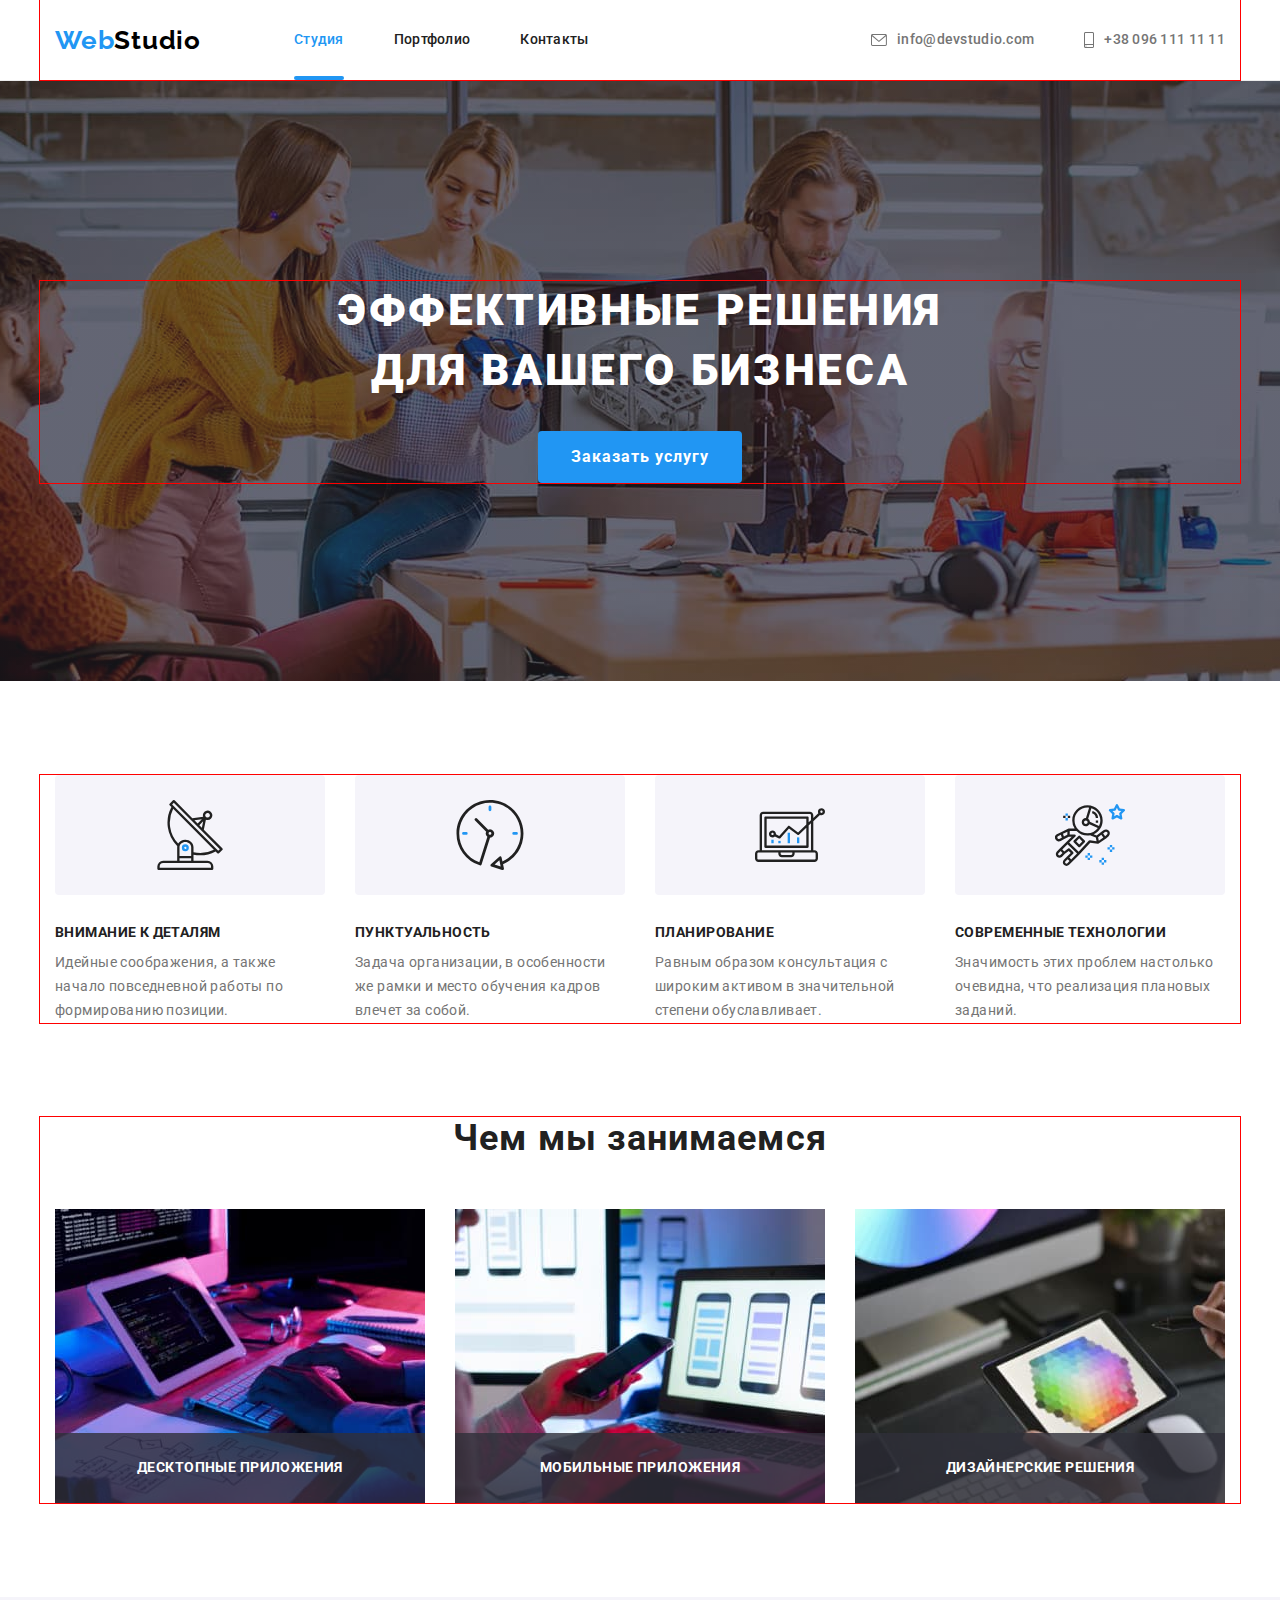
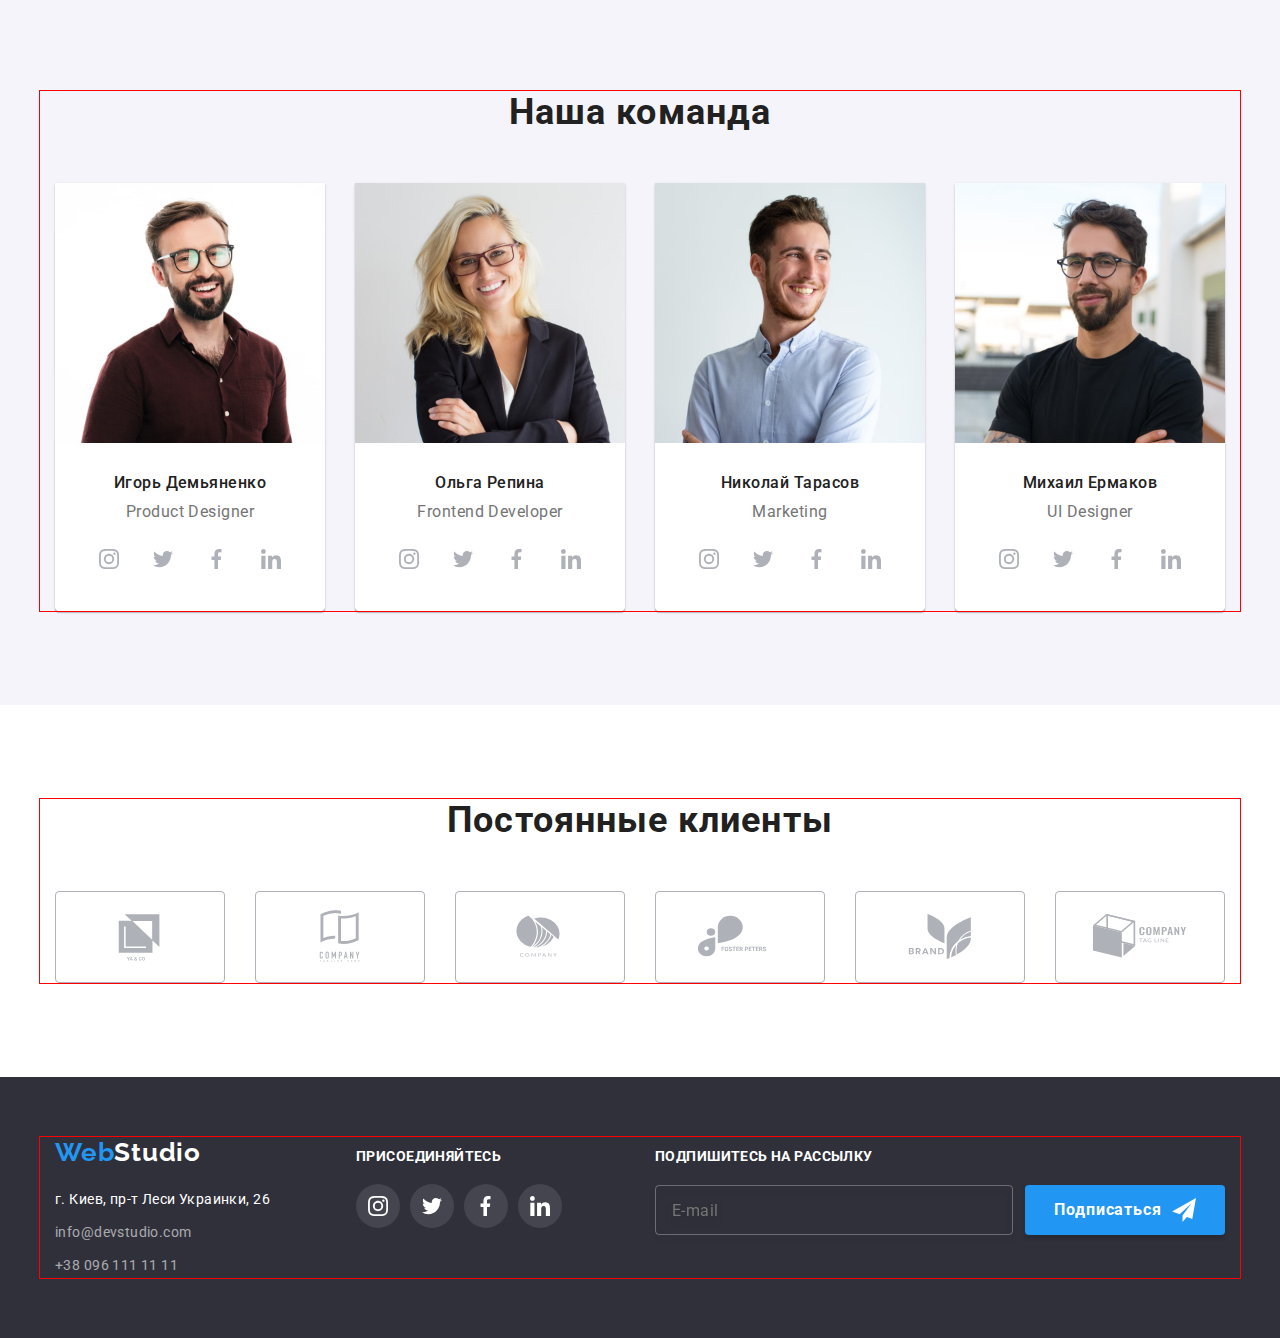
<file: index.html>
<!DOCTYPE html>
<html lang="ru">
<head>
    <meta charset="UTF-8">
    <meta http-equiv="X-UA-Compatible" content="IE=edge">
    <meta name="viewport" content="width=device-width, initial-scale=1.0">
    <title>Студия</title>
    
    <link rel="preconnect" href="https://fonts.googleapis.com">
    <link rel="preconnect" href="https://fonts.gstatic.com" crossorigin>
    <link href="https://fonts.googleapis.com/css2?family=Raleway:wght@700&family=Roboto:wght@400;500;700;900&display=swap" 
    rel="stylesheet"/>

    <link rel="stylesheet" href="https://cdnjs.cloudflare.com/ajax/libs/modern-normalize/1.1.0/modern-normalize.min.css">

    <link rel="stylesheet" href="./css/main.min.css">
</head>

<body>

    <header class="header">

        <div class="header-container container">

            <nav class="header-navigation">

                <a class="logo" href="/" lang="en"> Web<span class="logo--black">Studio</span></a>

                <ul  class="header-navigation__list list">
                    
                    <li class="header-navigation__item"> 
                        <a href="/" class="header-navigation__link header-navigation__link--current"> Студия </a>
                    </li>

                    <li class="header-navigation__item"> 
                        <a href="portfolio.html" class="header-navigation__link"> Портфолио </a>
                    </li>

                    <li class="header-navigation__item"> 
                        <a href="/" class="header-navigation__link"> Контакты </a>
                    </li>
                </ul>
            </nav>

                <ul class="header-contacts list">
                    <li class="header-contacts__item"> 
                        <a class="header-contacts__link" href="mailto:info@devstudio.com"> 
                        <svg class="header-contacts__icon" width="16" height="12">
                            <use href="./images/svg/symbol-defs.svg#icon-envelope"></use>
                        </svg>
                        info@devstudio.com 
                        </a>
                    </li>

                    <li class="header-contacts__item">
                        <a class="header-contacts__link" href="tel:+380961111111">
                        <svg class="header-contacts__icon" width="10" height="16">
                            <use href="./images/svg/symbol-defs.svg#icon-smartphone"></use>
                        </svg>
                         +38 096 111 11 11 
                        </a>
                    </li>
                </ul>
        </div>

    </header>
   

    <main>

    <!--Заголовок-->
        <section class="hero">

            <div class="hero__container container">
                <h1 class="hero__name">Эффективные решения для вашего бизнеса</h1>
                
                <button type="button" class="button-title" data-modal-open>Заказать услугу </button>
                
                <div class="backdrop is-hidden" data-modal>
                    <div class="modal-wrapper">
                        <button class="modal-btn" data-modal-close>

                        <svg
                        xmlns="http://www.w3.org/2000/svg"
                        viewBox="0 0 320 512"
                        width="18"
                        height="18">
                        <path
                          d="M310.6 361.4c12.5 12.5 12.5 32.75 0 45.25C304.4 412.9 296.2 416 288 416s-16.38-3.125-22.62-9.375L160 301.3L54.63 406.6C48.38 412.9 40.19 416 32 416S15.63 412.9 9.375 406.6c-12.5-12.5-12.5-32.75 0-45.25l105.4-105.4L9.375 150.6c-12.5-12.5-12.5-32.75 0-45.25s32.75-12.5 45.25 0L160 210.8l105.4-105.4c12.5-12.5 32.75-12.5 45.25 0s12.5 32.75 0 45.25l-105.4 105.4L310.6 361.4z"
                        />
                         </svg>
                        </button>

                        <strong class="modal-title">Оставьте свои данные, мы вам перезвоним</strong>
                        
                        <form class="modal-form" autocomplete="off">

                            <label class="form-modal-group">
                                <span class="form-modal-label">Имя</span>
                                <span class="form-modal-conteiner">
                                    <input class="form-modal-icon" type="text" name="name">

                                    <svg class="form-img" width="18" height="18">
                                        <use href="./images/svg/symbol-defs.svg#person-black"></use>
                                    </svg>
                                </span>
                            </label>

                            <label class="form-modal-group">
                                <span class="form-modal-label">Телефон</span>
                                <span class="form-modal-conteiner">
                                    <input class="form-modal-icon" type="tel" name="phone" >
                                    <svg class="form-img" width="18" height="18">
                                        <use href="./images/svg/symbol-defs.svg#phone-black"></use>
                                    </svg>
                                </span>
                            </label>

                            <label class="form-modal-group">
                                <span class="form-modal-label">Почта</span>
                                <span class="form-modal-conteiner">
                                    <input class="form-modal-icon" type="email" name="email" >
                                    <svg class="form-img" width="18" height="18">
                                        <use href="./images/svg/symbol-defs.svg#email-black"></use>
                                    </svg>
                                </span>

                            </label>

                            <label class="form-modal-group comments">
                                <span class="form-modal-label">Комментарий</span>
                                <textarea 
                                    class="form-comments" 
                                    name="comments" 
                                    placeholder="Введите текст"
                                    ></textarea>
                            </label>
                              

                            <label class="form-checkbox">
                                <span class="checkbox-conteiner">
                                    <input class="input-checkbox visually-hidden" name="checkbox" type="checkbox">
                                    <svg class="checkbox-img-one" width="16" height="15">
                                        <use href="./images/svg/symbol-defs.svg#icon-check"></use>
                                    </svg>

                                    <span class="checkbox-img-two"></span>
                                    
                                </span>

                                <span class="checkbox-text">
                                    Соглашаюсь с рассылкой и принимаю
                                    <a class="checkbox-text-link" href="" target="_blank" rel="noopener noreferre">Условия договора</a>

                                </span> 
                            </label>


                            <button class="ok-btn" type="submit">Отправить</button>

                        </form>

                    </div>
                   
                </div>
            </div>

        </section>

        
        <!--Особливості-->

        <section class="features section">
           <div class="container">

                <h2 class="features__title visually-hidden">Особенности</h2>

                <ul class="features__list list">
                    <li class="features__item">
                        <div class="features__icon">
                            <svg class="features__img" width="70" height="70">
                            <use href="./images/svg/symbol-defs.svg#icon-antenna"></use>
                            </svg>
                        </div>
                        
                        <h3 class="features__name">Внимание к деталям</h3>
                        <p class="features__text">Идейные соображения, а также начало повседневной работы по формированию позиции.</p>
                    </li>

                    <li class="features__item">
                        <div class="features__icon">
                            <svg class="features__img" width="70" height="70">
                            <use href="./images/svg/symbol-defs.svg#icon-clock"></use>
                            </svg>
                        </div>
                        <h3 class="features__name">Пунктуальность</h3>
                        <p class="features__text">Задача организации, в особенности же рамки и место обучения кадров влечет за собой.</p>
                    </li>

                    <li class="features__item">
                        <div class="features__icon">
                            <svg class="features__img" width="70" height="70">
                            <use href="./images/svg/symbol-defs.svg#icon-Vector"></use>
                            </svg>
                        </div>
                        <h3 class="features__name">Планирование</h3>
                        <p class="features__text">Равным образом консультация с широким активом в значительной степени обуславливает.</p>
                    </li>

                    <li class="features__item">
                        <div class="features__icon">
                            <svg class="features__img" width="70" height="70">
                            <use href="./images/svg/symbol-defs.svg#icon-astronaut"></use>
                            </svg>
                        </div>
                        <h3 class="features__name">Современные технологии</h3>
                        <p class="features__text">Значимость этих проблем настолько очевидна, что реализация плановых заданий.</p>
                    </li>
                </ul>
            </div>

        </section>

    <!-- Чим ми займаємось -->

        <section class="work section no-padding">
            <div class="container">
                <h2 class="work__name">Чем мы занимаемся</h2>

                <ul class="work__list list">
                    <li class="work__item"> 
                            <img class="work__images" src="./images/one.jpg" alt="работа с ноутбуком" width="370">
                            <p class="work__text">Десктопные приложения</p>
                    </li>

                    <li class="work__item">
                            <img class="work__images" src="./images/two.jpg" alt="работа с телефоном" width="370">
                            <p class="work__text">Мобильные приложения</p>
                        </li>

                    <li class="work__item"> 
                            <img class="work__images" src="./images/thri.jpg" alt="работа с планшетом" width="370">
                            <p class="work__text">Дизайнерские решения</p>
                    </li>
                </ul>
            </div>
        </section>

    

        <!-- НАША КОМАНДА -->

        <section class="team section ">
            <div class="container">
                <h2 class="team__title">Наша команда</h2>

                <ul class="team__list list">
                    <li class="team__item"> 
                        <img class="team__images" src="./images/igor.jpg" alt="Игорь Демьяненко" width="270">
                        <div class="team--side">
                            <h3 class="team__name">Игорь Демьяненко</h3>
                            <p class="team__text" lang="en">Product Designer</p>

                            <ul class="socials list">
                                <li class="socials__item">
                                    <a class="socials__link" href="#" target="_blank" rel="noopener noreferrer" aria-label="иконка instagram ">
                                        <svg class="socials__icon" width="20" height="20">
                                            <use href="./images/svg/symbol-defs.svg#icon-instagram"></use>
                                        </svg>
                                    </a>
                                </li>
                                <li class="socials__item">
                                    <a class="socials__link" href="#" target="_blank" rel="noopener noreferrer" aria-label="иконка twitter">
                                        <svg class="socials__icon" width="20" height="20">
                                            <use href="./images/svg/symbol-defs.svg#icon-twitter"></use>
                                        </svg>
                                    </a>
                                </li>
                                <li class="socials__item">
                                    <a class="socials__link" href="#" target="_blank" rel="noopener noreferrer" aria-label="иконка fecebook">
                                        <svg class="socials__icon" width="20" height="20">
                                            <use href="./images/svg/symbol-defs.svg#icon-fecebook"></use>
                                        </svg>
                                    </a>
                                </li>
                                <li class="socials__item">
                                    <a class="socials__link" href="#" target="_blank" rel="noopener noreferrer" aria-label="иконка linkedin">
                                        <svg class="socials__icon" width="20" height="20">
                                            <use href="./images/svg/symbol-defs.svg#icon-linkedin"></use>
                                        </svg>
                                    </a>
                                </li>
                            </ul>
                        </div>
                       
                    </li>

                    <li class="team__item"> 
                        <img class="team__images" src="./images/olga.jpg" alt="Ольга Репина" width="270">
                        <div class="team--side">
                            <h3 class="team__name">Ольга Репина</h3>
                            <p class="team__text" lang="en">Frontend Developer</p>

                            <ul class="socials list">
                                <li class="socials__item">
                                    <a class="socials__link" href="#" target="_blank" rel="noopener noreferrer" aria-label="иконка instagram ">
                                        <svg class="socials__icon" width="20" height="20">
                                            <use href="./images/svg/symbol-defs.svg#icon-instagram"></use>
                                        </svg>
                                    </a>
                                </li>
                                <li class="socials__item">
                                    <a class="socials__link" href="#" target="_blank" rel="noopener noreferrer" aria-label="иконка twitter">
                                        <svg class="socials__icon" width="20" height="20">
                                            <use href="./images/svg/symbol-defs.svg#icon-twitter"></use>
                                        </svg>
                                    </a>
                                </li>
                                <li class="socials__item">
                                    <a class="socials__link" href="#" target="_blank" rel="noopener noreferrer" aria-label="иконка fecebook">
                                        <svg class="socials__icon" width="20" height="20">
                                            <use href="./images/svg/symbol-defs.svg#icon-fecebook"></use>
                                        </svg>
                                    </a>
                                </li>
                                <li class="socials__item">
                                    <a class="socials__link" href="#" target="_blank" rel="noopener noreferrer" aria-label="иконка linkedin">
                                        <svg class="socials__icon" width="20" height="20">
                                            <use href="./images/svg/symbol-defs.svg#icon-linkedin"></use>
                                        </svg>
                                    </a>
                                </li>
                            </ul>
                    </div>

                    </li>
                    <li class="team__item"> 
                        <img class="team__images" src="./images/nikolay.jpg" alt="Николай Тарасов" width="270">
                        <div class="team--side">
                            <h3 class="team__name">Николай Тарасов</h3>
                            <p class="team__text" lang="en">Marketing</p>

                            <ul class="socials list">
                                <li class="socials__item">
                                    <a class="socials__link" href="#" target="_blank" rel="noopener noreferrer" aria-label="иконка instagram ">
                                        <svg class="socials__icon" width="20" height="20">
                                            <use href="./images/svg/symbol-defs.svg#icon-instagram"></use>
                                        </svg>
                                    </a>
                                </li>
                                <li class="socials__item">
                                    <a class="socials__link" href="#" target="_blank" rel="noopener noreferrer" aria-label="иконка twitter">
                                        <svg class="socials__icon" width="20" height="20">
                                            <use href="./images/svg/symbol-defs.svg#icon-twitter"></use>
                                        </svg>
                                    </a>
                                </li>
                                <li class="socials__item">
                                    <a class="socials__link" href="#" target="_blank" rel="noopener noreferrer" aria-label="иконка fecebook">
                                        <svg class="socials__icon" width="20" height="20">
                                            <use href="./images/svg/symbol-defs.svg#icon-fecebook"></use>
                                        </svg>
                                    </a>
                                </li>
                                <li class="socials__item">
                                    <a class="socials__link" href="#" target="_blank" rel="noopener noreferrer" aria-label="иконка linkedin">
                                        <svg class="socials__icon" width="20" height="20">
                                            <use href="./images/svg/symbol-defs.svg#icon-linkedin"></use>
                                        </svg>
                                    </a>
                                </li>
                            </ul>
                        </div>
                    </li>
                    <li class="team__item"> 
                        <img class="team__images" src="./images/mikhailo.jpg" alt="Михаил Ермаков" width="270">
                        <div class="team--side">
                            <h3 class="team__name">Михаил Ермаков</h3>
                            <p class="team__text" lang="en">UI Designer</p>

                            <ul class="socials list">
                                <li class="socials__item">
                                    <a class="socials__link" href="#" target="_blank" rel="noopener noreferrer" aria-label="иконка instagram ">
                                        <svg class="socials__icon" width="20" height="20">
                                            <use href="./images/svg/symbol-defs.svg#icon-instagram"></use>
                                        </svg>
                                    </a>
                                </li>
                                <li class="socials__item">
                                    <a class="socials__link" href="#" target="_blank" rel="noopener noreferrer" aria-label="иконка twitter">
                                        <svg class="socials__icon" width="20" height="20">
                                            <use href="./images/svg/symbol-defs.svg#icon-twitter"></use>
                                        </svg>
                                    </a>
                                </li>
                                <li class="socials__item">
                                    <a class="socials__link" href="#" target="_blank" rel="noopener noreferrer" aria-label="иконка fecebook">
                                        <svg class="socials__icon" width="20" height="20">
                                            <use href="./images/svg/symbol-defs.svg#icon-fecebook"></use>
                                        </svg>
                                    </a>
                                </li>
                                <li class="socials__item">
                                    <a class="socials__link" href="#" target="_blank" rel="noopener noreferrer" aria-label="иконка linkedin">
                                        <svg class="socials__icon" width="20" height="20">
                                            <use href="./images/svg/symbol-defs.svg#icon-linkedin"></use>
                                        </svg>
                                    </a>
                                </li>
                            </ul>
                        </div>

                    </li>
                </ul>
         </div>
        

        </section>


        <!--ПОСТІЙНІ КЛІЄНТИ -->

        <section class="gallery section">
            <div class="container">
                <h2 class="gallery__title">Постоянные клиенты</h2>
                
                <ul class="gallery__list list">

                    <li class="gallery__item">
                        <a class="gallery__link" href="#">
                            <svg class="gallery__img" width="106" height="60">
                                <use href="./images/svg/symbol-defs.svg#icon-group-1"></use>
                            </svg>
                        </a>
                    </li>

                    <li class="gallery__item">
                        <a class="gallery__link" href="#">
                            <svg class="gallery__img" width="106" height="60">
                                <use href="./images/svg/symbol-defs.svg#icon-group-2"></use>
                            </svg>
                        </a>
                    </li>

                    <li class="gallery__item">
                        <a class="gallery__link" href="#">
                            <svg class="gallery__img" width="106" height="60">
                                <use href="./images/svg/symbol-defs.svg#icon-group-3"></use>
                            </svg>
                        </a>
                    </li>

                    <li class="gallery__item">
                        <a class="gallery__link" href="#">
                            <svg class="gallery__img" width="106" height="60">
                                <use href="./images/svg/symbol-defs.svg#icon-group-4"></use>
                            </svg>
                        </a>
                    </li>

                    <li class="gallery__item">
                        <a class="gallery__link" href="#">
                            <svg class="gallery__img" width="106" height="60">
                                <use href="./images/svg/symbol-defs.svg#icon-group-5"></use>
                            </svg>
                        </a>
                    </li>

                    <li class="gallery__item">
                        <a class="gallery__link" href="#">
                            <svg class="gallery__img" width="106" height="60">
                                <use href="./images/svg/symbol-defs.svg#icon-group-6"></use>
                            </svg>
                        </a>
                    </li>
                </ul>
            </div>
        </section>

    </main>

    <!--Адреса-->
    <footer class="my-adrs">
        
        <div class="container adrs-container">

            <div class="adr-group">

                <a class="logo logo-footer" href="/" lang="en"> Web<span class="logo-footer--white">Studio</span></a>

                <address>
                
                    <p class="adrs"> г. Киев, пр-т Леси Украинки, 26 </p>
                
                <ul class="list">
                    <li class="adrs-list"> <a href="mailto:info@devstudio.com" class="adrs-auth"> info@devstudio.com </a></li>
                    <li class="adrs-list"> <a href="tel:+380961111111" class="adrs-auth"> +38 096 111 11 11 </a></li>
                </ul>
            
                </address>  
            </div>

            <div class="socials-footer">

                <p class="socials-footer_name">присоединяйтесь</p>

                <ul class="socials list">
                    <li class="socials__item">
                        <a class="socials__link socials-footer__link" href="#" target="_blank" rel="noopener noreferrer" aria-label="иконка instagram">
                            <svg class="socials__icon" width="20" height="20">
                             <use href="./images/svg/symbol-defs.svg#icon-instagram"></use>
                            </svg>
                        </a>
                    </li>

                    <li class="socials__item">
                        <a class="socials__link socials-footer__link" href="#" target="_blank" rel="noopener noreferrer" aria-label="иконка twitter">
                            <svg class="socials__icon" width="20" height="20">
                             <use href="./images/svg/symbol-defs.svg#icon-twitter"></use>
                            </svg>
                        </a>
                    </li>

                    <li class="socials__item">
                        <a class="socials__link socials-footer__link" href="#" target="_blank" rel="noopener noreferrer" aria-label="иконка fecebook">
                            <svg class="socials__icon" width="20" height="20">
                             <use href="./images/svg/symbol-defs.svg#icon-fecebook"></use>
                            </svg>
                        </a>
                    </li>

                    <li class="socials__item">
                        <a class="socials__link socials-footer__link" href="#" target="_blank" rel="noopener noreferrer" aria-label="иконка linkedin">
                            <svg class="socials__icon" width="20" height="20">
                             <use href="./images/svg/symbol-defs.svg#icon-linkedin"></use>
                            </svg>
                        </a>
                    </li>
                </ul>
                
            </div>

            <div class="form-footer">
                <p class="form-title">Подпишитесь на рассылку</p>

                <form class="contact-form" name="contact-form" autocomplete="off">
                    <label class="contact-group visually-hidden" for="email"> Почта </label>

                        <input 
                        class="contact-input" 
                        type="email" 
                        name="email" 
                        id="email"
                        placeholder="E-mail"/>

                        
                        <button class="contact-btn" type="submit"> <span class="contact-btn-footer">Подписаться
                            
                                <svg class="contact-icon" width="24" height="24">
                                    <use href="./images/svg/symbol-defs.svg#icon-send"></use>
                                </svg>
                            </span>
                        </button>

                </form>

            </div>

        </div>
    </footer>


        <script src="./js/modal.js"></script>

    </body>

</html>
</file>
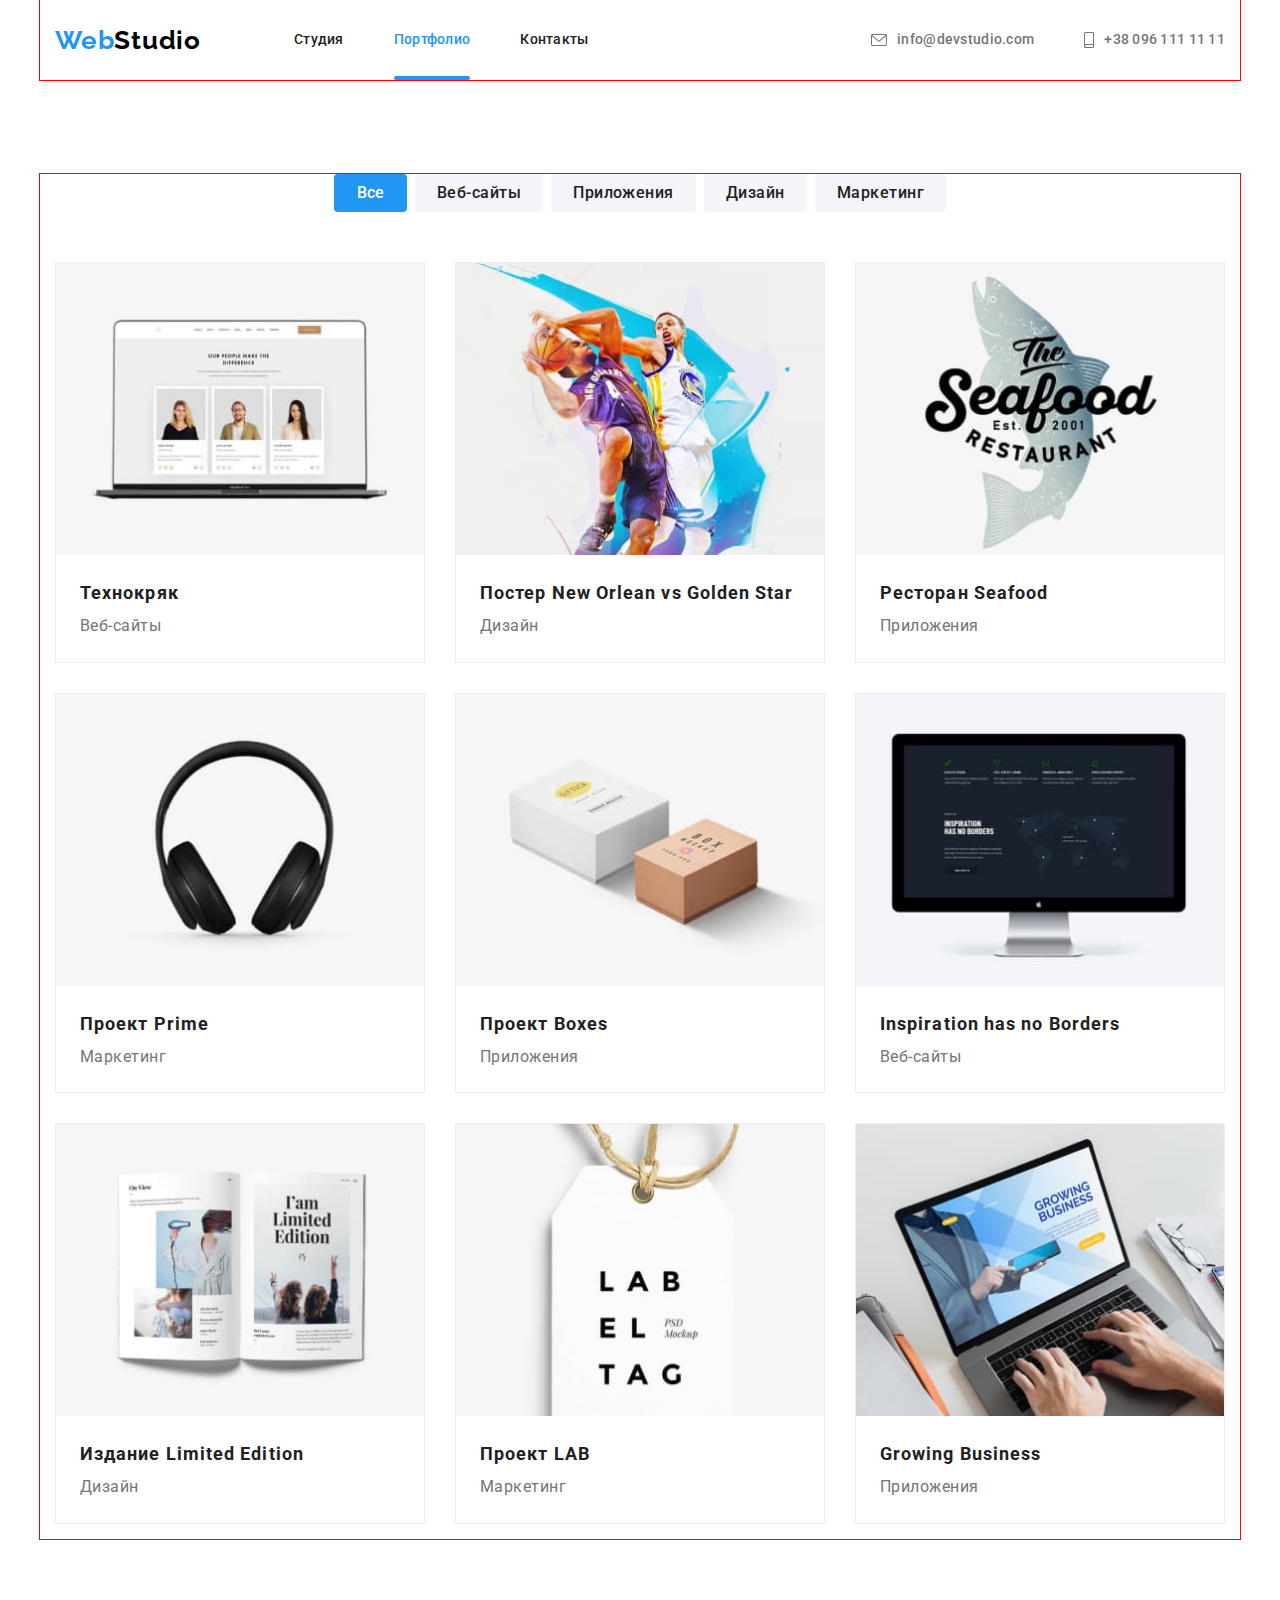
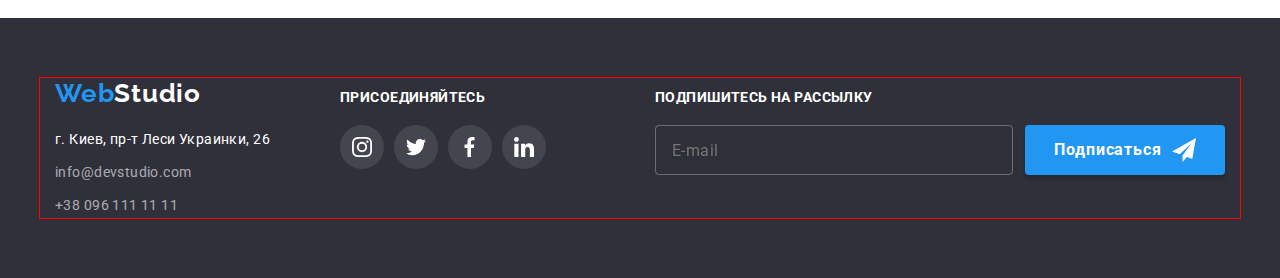
<file: portfolio.html>
<!DOCTYPE html>
<html lang="ru">
<head>
    <meta charset="UTF-8">
    <meta http-equiv="X-UA-Compatible" content="IE=edge">
    <meta name="viewport" content="width=device-width, initial-scale=1.0">
    <title>Портфолио</title>
    

    <link rel="preconnect" href="https://fonts.googleapis.com">
    <link rel="preconnect" href="https://fonts.gstatic.com" crossorigin>
    <link href="https://fonts.googleapis.com/css2?family=Raleway:wght@700&family=Roboto:wght@400;500;700;900&display=swap" 
    rel="stylesheet"/>

    <link rel="stylesheet" href="https://cdnjs.cloudflare.com/ajax/libs/modern-normalize/1.1.0/modern-normalize.min.css">
    
    <link rel="stylesheet" href="./css/main.min.css">
</head>
<body>
    
<header class="heder">

    <div class="header-container container">

        <nav class="header-navigation">

            <a class="logo link" href="/" lang="en"> Web<span class="logo--black">Studio</span></a>

            <ul  class="header-navigation__list list">
                <li class="header-navigation__item"> 
                    <a href="index.html" class="header-navigation__link"> Студия </a>
                </li>
                <li class="header-navigation__item"> 
                    <a href="/" class="header-navigation__link header-navigation__link--current"> Портфолио </a>
                </li>
                <li class="header-navigation__item">
                     <a href="/" class="header-navigation__link"> Контакты </a>
                    </li>
            </ul>
         </nav>

         <ul class="header-contacts list">
            <li class="header-contacts__item"> 
                <a class="header-contacts__link" href="mailto:info@devstudio.com"> 
                <svg class="header-contacts__icon" width="16" height="12">
                    <use href="./images/svg/symbol-defs.svg#icon-envelope"></use>
                </svg>
                info@devstudio.com 
                </a>
            </li>

            <li class="header-contacts__item">
                <a class="header-contacts__link" href="tel:+380961111111">
                <svg class="header-contacts__icon" width="10" height="16">
                    <use href="./images/svg/symbol-defs.svg#icon-smartphone"></use>
                </svg>
                 +38 096 111 11 11 
                </a>
            </li>
        </ul>
    </div>

</header>


<main>

    <section class="portfolio section">
        <div class="container">

            <h1 class="visually-hidden">Портфолио</h1>

            <ul class="button-nav">
                <li class="button-list list"><button type="button" class="button-one">Все</button></li>
                <li class="button-list list"><button type="button" class="button">Веб-сайты</button> </li>
                <li class="button-list list"><button type="button" class="button">Приложения</button> </li>
                <li class="button-list list"><button type="button" class="button">Дизайн</button> </li>
                <li class="button-list list"><button type="button" class="button">Маркетинг</button> </li>

            </ul>
            

            <ul class="portfolio__list list">
                
                <li class="portfolio__item"> 
                    <a class="portfolio__link" href="#">
                        <div class="portfolio__group-anamation">
                            <img class="portfolio__images" src="./images/technoquack.jpg" alt="открытый сайт на ноутбуке" width="370">
                            <p class="portfolio__animation-text">Ресурс предлагает комплексные предложения с разным уровнем функционала и сервисов. Все это позволит посетителю получить исчерпывающие сведения о компании или частном лице.</p>
                       </div>
                        <div class="portfolio__group">
                            <h2 class="portfolio__name">Технокряк</h2>
                            <p class="portfolio__text">Веб-сайты</p>
                        </div>
                    </a>
                </li>

                <li class="portfolio__item">
                    <a class="portfolio__link" href="#">
                        <div class="portfolio__group-anamation">
                            <img class="portfolio__images" src="./images/poster-new-orlean.jpg" alt="играущие баскетболисты" width="370">
                            <p class="portfolio__animation-text">Ресурс предлагает комплексные предложения с разным уровнем функционала и сервисов. Все это позволит посетителю получить исчерпывающие сведения о компании или частном лице.</p>
                        </div>
                        <div class="portfolio__group">
                            <h2 class="portfolio__name">Постер <span lang="en">New Orlean vs Golden Star</span></h2>
                            <p class="portfolio__text">Дизайн</p>
                        </div>
                    </a>

                </li>

                <li class="portfolio__item">
                    <a class="portfolio__link" href="#">
                        <div class="portfolio__group-anamation">
                            <img class="portfolio__images" src="./images/restauran-seafood.jpg" alt="рыбка на фоне надписи" width="370">
                            <p class="portfolio__animation-text">Ресурс предлагает комплексные предложения с разным уровнем функционала и сервисов. Все это позволит посетителю получить исчерпывающие сведения о компании или частном лице.</p>
                        </div>
                        <div class="portfolio__group">
                            <h2 class="portfolio__name">Ресторан <span lang="en">Seafood</span></h2>
                            <p class="portfolio__text">Приложения</p>
                         </div>
                    </a>
                </li>

                <li class="portfolio__item">
                    <a class="portfolio__link" href="#">
                        <div class="portfolio__group-anamation">
                            <img class="portfolio__images" src="./images/proekt-prime.jpg" alt="наушники" width="370">
                            <p class="portfolio__animation-text">Ресурс предлагает комплексные предложения с разным уровнем функционала и сервисов. Все это позволит посетителю получить исчерпывающие сведения о компании или частном лице.</p>
                        </div>
                        <div class="portfolio__group">
                            <h2 class="portfolio__name">Проект <span lang="en">Prime</span></h2>
                            <p class="portfolio__text">Маркетинг</p>
                       </div>
                      </a>
                </li>

                <li class="portfolio__item">
                    <a class="portfolio__link" href="#">
                        <div class="portfolio__group-anamation">
                            <img class="portfolio__images" src="./images/proekt-boxes.jpg" alt="две коробки" width="370">
                            <p class="portfolio__animation-text">Ресурс предлагает комплексные предложения с разным уровнем функционала и сервисов. Все это позволит посетителю получить исчерпывающие сведения о компании или частном лице.</p>
                        </div>
                       
                        <div class="portfolio__group">
                            <h2 class="portfolio__name">Проект <span lang="en">Boxes</span></h2>
                            <p class="portfolio__text">Приложения</p>
                        </div>
                    </a>
                </li>

                <li class="portfolio__item">
                    <a class="portfolio__link" href="#">
                        <div class="portfolio__group-anamation">
                            <img class="portfolio__images" src="./images/inspiration.jpg" alt="монитор" width="370">
                            <p class="portfolio__animation-text">Ресурс предлагает комплексные предложения с разным уровнем функционала и сервисов. Все это позволит посетителю получить исчерпывающие сведения о компании или частном лице.</p>
                        </div>
                        <div class="portfolio__group">
                            <h2 class="portfolio__name" lang="en">Inspiration has no Borders</h2>
                            <p class="portfolio__text">Веб-сайты</p>
                        </div>
                    </a>
                </li>

                <li class="portfolio__item">
                    <a class="portfolio__link" href="#">
                        <div class="portfolio__group-anamation">
                            <img class="portfolio__images" src="./images/edition-limited.jpg" alt="открытая книга" width="370">
                            <p class="portfolio__animation-text">Ресурс предлагает комплексные предложения с разным уровнем функционала и сервисов. Все это позволит посетителю получить исчерпывающие сведения о компании или частном лице.</p>
                        </div>
                        <div class="portfolio__group">
                            <h2 class="portfolio__name">Издание <span lang="en">Limited Edition</span></h2>
                            <p class="portfolio__text">Дизайн</p>
                        </div>
                    </a>
                </li>

                <li class="portfolio__item">
                    <a class="portfolio__link" href="#">
                        <div class="portfolio__group-anamation">
                             <img class="portfolio__images" src="./images/proekt-lab.jpg" alt="лейба" width="370">
                             <p class="portfolio__animation-text">Ресурс предлагает комплексные предложения с разным уровнем функционала и сервисов. Все это позволит посетителю получить исчерпывающие сведения о компании или частном лице.</p>
                        </div>
                        <div class="portfolio__group">
                            <h2 class="portfolio__name">Проект <span lang="en">LAB</span></h2>
                            <p class="portfolio__text">Маркетинг</p>
                        </div>
                    </a>
                </li>

                <li class="portfolio__item">
                    <a class="portfolio__link" href="#">
                        <div class="portfolio__group-anamation">
                            <img class="portfolio__images" src="./images/growing-business.jpg" alt="работают за ноутбуком" width="370">
                            <p class="portfolio__animation-text">Ресурс предлагает комплексные предложения с разным уровнем функционала и сервисов. Все это позволит посетителю получить исчерпывающие сведения о компании или частном лице.</p>
                        </div>
                        <div class="portfolio__group">
                            <h2 class="portfolio__name" lang="en">Growing Business</h2>
                            <p class="portfolio__text">Приложения</p>
                        </div>
                    </a>
                </li>

            </ul>
        </div>
    </section>


</main>


<footer class="my-adrs">
        
    <div class="container adrs-container">

        <div class="">
            <a class="logo logo-footer" href="/" lang="en"> Web<span class="logo-footer--white">Studio</span></a>

            <address>
            
                <p class="adrs"> г. Киев, пр-т Леси Украинки, 26 </p>
            
            <ul class="list">
                <li class="adrs-list"> <a href="mailto:info@devstudio.com" class="adrs-auth"> info@devstudio.com </a></li>
                <li class="adrs-list"> <a href="tel:+380961111111" class="adrs-auth"> +38 096 111 11 11 </a></li>
            </ul>
        
            </address>  
        </div>

        <div class="socials-footer">

            <p class="socials-footer_name">присоединяйтесь</p>

            <ul class="socials list">
                <li class="socials__item">
                    <a class="socials__link socials-footer__link" href="#" target="_blank" rel="noopener noreferrer" aria-label="иконка instagram">
                        <svg class="socials__icon" width="20" height="20">
                         <use href="./images/svg/symbol-defs.svg#icon-instagram"></use>
                        </svg>
                    </a>
                </li>

                <li class="socials__item">
                    <a class="socials__link socials-footer__link" href="#" target="_blank" rel="noopener noreferrer" aria-label="иконка twitter">
                        <svg class="socials__icon" width="20" height="20">
                         <use href="./images/svg/symbol-defs.svg#icon-twitter"></use>
                        </svg>
                    </a>
                </li>

                <li class="socials__item">
                    <a class="socials__link socials-footer__link" href="#" target="_blank" rel="noopener noreferrer" aria-label="иконка fecebook">
                        <svg class="socials__icon" width="20" height="20">
                         <use href="./images/svg/symbol-defs.svg#icon-fecebook"></use>
                        </svg>
                    </a>
                </li>

                <li class="socials__item">
                    <a class="socials__link socials-footer__link" href="#" target="_blank" rel="noopener noreferrer" aria-label="иконка linkedin">
                        <svg class="socials__icon" width="20" height="20">
                         <use href="./images/svg/symbol-defs.svg#icon-linkedin"></use>
                        </svg>
                    </a>
                </li>
            </ul>
            
        </div>

        <div class="form-footer">
            <p class="form-title">Подпишитесь на рассылку</p>

            <form class="contact-form" name="contact-form" autocomplete="off">
                <label class="contact-group visually-hidden" for="email"> Почта </label>

                    <input 
                    class="contact-input" 
                    type="email" 
                    name="email" 
                    id="email"
                    placeholder="E-mail"/>

                    
                    <button class="contact-btn" type="submit"> <span class="contact-btn-footer">Подписаться
                        
                            <svg class="contact-icon" width="24" height="24">
                                <use href="./images/svg/symbol-defs.svg#icon-send"></use>
                            </svg>
                        </span>
                    </button>

            </form>

        </div>
    </div>
</footer>



</body>
</html>
</file>
<file: css/main.min.css>
:root{--style-basis:#212121;--style-text:#757575;--style-fon-white:#FFFFFF;--style-blue:#2196F3;--style-black:#000000;--style-button:#F5F4FA;--style-button-secondary:#188ce8;--fon-titl-adr:#2F303A;--br-pr-style: #EEEEEE;--social-st:#AFB1B8;--animation: 250ms cubic-bezier(0.4, 0, 0.2, 1)}.visually-hidden{position:absolute;width:1px;height:1px;margin:-1px;border:0;padding:0;white-space:nowrap;-webkit-clip-path:inset(100%);clip-path:inset(100%);clip:rect(0 0 0 0);overflow:hidden}body{color:var(--style-basis);background-color:var(--style-fon-white);font-family:Roboto, sans-serif}.container{margin-left:auto;margin-right:auto;width:1200px;padding-left:15px;padding-right:15px;outline:1px solid red}.section{padding-top:94px;padding-bottom:94px}h1,h2,h3,ul,p{margin:0}.section.no-padding{padding-top:0px}.list{margin:0;padding:0;list-style:none}.logo{margin-right:93px;padding-top:24px;padding-bottom:24px;color:var(--style-blue);font-family:Raleway, sans-serif;font-weight:700;font-size:26px;line-height:1.19;letter-spacing:0.03em;text-decoration:none}.logo-footer{display:block;margin:0;padding:0;margin-bottom:20px}.logo--black{color:var(--style-black)}.logo-footer--white{color:var(--style-fon-white)}.button-title{display:inline-block;border:1px solid transparent;border-radius:4px;padding:10px 32px;min-width:200px;font-family:Roboto, sans-serif;font-weight:700;font-size:16px;line-height:1.88;letter-spacing:0.06em;text-align:center;cursor:pointer;color:var(--style-fon-white);background:var(--style-blue);-webkit-transition:background-color var(--animation);transition:background-color var(--animation)}.button-title:hover,.button-title:focus{background-color:var(--style-button-secondary)}.button-nav{display:-webkit-box;display:-ms-flexbox;display:flex;-webkit-box-pack:center;-ms-flex-pack:center;justify-content:center;-webkit-box-align:center;-ms-flex-align:center;align-items:center;margin-bottom:50px;padding-left:0}.button-nav:last-child{margin-right:0px}.button-list:not(:last-child){margin-right:8px}.button-one{display:inline-block;border:none;border-radius:4px;padding:6px 22px;min-width:73px;color:var(--style-fon-white);background-color:var(--style-blue);font-family:Roboto, sans-serif;font-weight:500;font-size:16px;line-height:1.63;cursor:pointer;-webkit-transition:-webkit-box-shadow var(--animation);transition:-webkit-box-shadow var(--animation);transition:box-shadow var(--animation);transition:box-shadow var(--animation), -webkit-box-shadow var(--animation)}.button-one:hover,.button-one:focus{-webkit-box-shadow:0px 3px 1px rgba(0,0,0,0.1),0px 1px 2px rgba(0,0,0,0.08),0px 2px 2px rgba(0,0,0,0.12);box-shadow:0px 3px 1px rgba(0,0,0,0.1),0px 1px 2px rgba(0,0,0,0.08),0px 2px 2px rgba(0,0,0,0.12)}.button{display:inline-block;border:none;border-radius:4px;padding:6px 22px;min-width:103px;color:var(--style-basis);background-color:var(--style-button);font-family:Roboto, sans-serif;font-weight:500;font-size:16px;line-height:1.63;letter-spacing:0.03em;cursor:pointer;-webkit-transition:background-color var(--animation),color var(--animation),-webkit-box-shadow var(--animation);transition:background-color var(--animation),color var(--animation),-webkit-box-shadow var(--animation);transition:background-color var(--animation),color var(--animation),box-shadow var(--animation);transition:background-color var(--animation),color var(--animation),box-shadow var(--animation),-webkit-box-shadow var(--animation)}.button:hover,.button:focus{background-color:var(--style-blue);color:var(--style-fon-white);-webkit-box-shadow:0px 3px 1px rgba(0,0,0,0.1),0px 1px 2px rgba(0,0,0,0.08),0px 2px 2px rgba(0,0,0,0.12);box-shadow:0px 3px 1px rgba(0,0,0,0.1),0px 1px 2px rgba(0,0,0,0.08),0px 2px 2px rgba(0,0,0,0.12)}.backdrop{position:fixed;top:0;left:0;width:100%;height:100%;background-color:rgba(0,0,0,0.2);-webkit-transition:opacity var(--animation),visibility var(--animation);transition:opacity var(--animation),visibility var(--animation)}.backdrop.is-hidden{opacity:0;visibility:hidden;pointer-events:none}.modal-wrapper{position:absolute;top:50%;left:50%;-webkit-transform:translate(-50%, -50%);transform:translate(-50%, -50%);width:528px;padding:40px;z-index:10;background-color:var(--style-fon-white);border-radius:4px;-webkit-box-shadow:0px 1px 3px rgba(0,0,0,0.12),0px 1px 1px rgba(0,0,0,0.14),0px 2px 1px rgba(0,0,0,0.2);box-shadow:0px 1px 3px rgba(0,0,0,0.12),0px 1px 1px rgba(0,0,0,0.14),0px 2px 1px rgba(0,0,0,0.2)}.modal-btn{position:absolute;top:8px;right:8px;display:-webkit-box;display:-ms-flexbox;display:flex;-webkit-box-align:center;-ms-flex-align:center;align-items:center;-webkit-box-pack:center;-ms-flex-pack:center;justify-content:center;width:30px;height:30px;padding:0;border:1px solid rgba(0,0,0,0.1);border-radius:50%;fill:currentColor;background-color:transparent;cursor:pointer;-webkit-transition:color var(--animation);transition:color var(--animation)}.modal-btn:hover,.modal-btn:focus{color:var(--style-blue)}.modal-title{display:-webkit-box;display:-ms-flexbox;display:flex;-webkit-box-pack:center;-ms-flex-pack:center;justify-content:center;-webkit-box-align:center;-ms-flex-align:center;align-items:center;margin-bottom:12px;font-weight:700;font-size:20px;line-height:1.15;letter-spacing:0.03em;color:var(--style-basis)}.modal-form{text-align:center}.form-modal-group{display:block;text-align:left;margin-bottom:10px}.form-modal-label{display:inline-block;margin-bottom:4px;font-weight:400;font-size:12px;line-height:1.17;letter-spacing:0.01em;color:var(--style-text)}.form-modal-conteiner{position:relative;display:block}.form-modal-icon{display:-webkit-box;display:-ms-flexbox;display:flex;width:100%;height:40px;padding:12px 42px;color:var(--style-basis);border:1px solid rgba(33,33,33,0.2);border-radius:4px;cursor:pointer;-webkit-transition:border-color var(--animation);transition:border-color var(--animation)}.form-modal-group:focus-within .form-modal-icon,.form-modal-group:focus-within .form-comments{outline:0;border-color:var(--style-blue)}.form-modal-icon:hover,.form-comments:hover{border-color:var(--style-blue)}.form-img{position:absolute;top:50%;left:12px;-webkit-transform:translateY(-50%);transform:translateY(-50%);color:var(--style-basis);fill:currentColor;-webkit-transition:color var(--animation);transition:color var(--animation)}.form-modal-group:focus-within .form-img{color:var(--style-blue)}.form-img:hover{color:var(--style-blue)}.form-modal-group.comments{margin-bottom:20px}.form-comments{display:-webkit-box;display:-ms-flexbox;display:flex;width:100%;height:120px;padding:12px 16px;resize:none;color:rgba(117,117,117,0.5);border:1px solid rgba(33,33,33,0.2);border-radius:4px;-webkit-transition:border-color var(--animation);transition:border-color var(--animation)}.form-checkbox{display:-webkit-box;display:-ms-flexbox;display:flex;-webkit-box-pack:center;-ms-flex-pack:center;justify-content:center;-webkit-box-align:center;-ms-flex-align:center;align-items:center;margin-bottom:30px}.checkbox-conteiner{position:relative;display:block;width:16px;height:15px;margin-right:7px;cursor:pointer}.checkbox-img-one{position:absolute;display:block;top:0;left:0;width:16px;height:15px;-webkit-box-pack:center;-ms-flex-pack:center;justify-content:center;-webkit-box-align:center;-ms-flex-align:center;align-items:center;border-radius:2px;opacity:0;-webkit-transform:scale(0.2);transform:scale(0.2);-webkit-transition:opacity var(--animation),background-color var(--animation),-webkit-transform var(--animation);transition:opacity var(--animation),background-color var(--animation),-webkit-transform var(--animation);transition:transform var(--animation),opacity var(--animation),background-color var(--animation);transition:transform var(--animation),opacity var(--animation),background-color var(--animation),-webkit-transform var(--animation)}.input-checkbox:checked+.checkbox-img-one{opacity:1;-webkit-transform:scale(1);transform:scale(1);background-color:var(--style-blue)}.checkbox-img-two{position:absolute;display:block;top:0;left:0;width:16px;height:15px;border:2px solid var(--style-basis);border-radius:2px;-webkit-transition:border-color var(--animation);transition:border-color var(--animation)}.input-checkbox:focus ~ .checkbox-img-two,.input-checkbox:hover ~ .checkbox-img-two{border-color:var(--style-blue)}.checkbox-text{font-weight:400;font-size:14px;line-height:1.7;letter-spacing:0.03em;color:var(--style-text)}.checkbox-text-link{font-weight:400;font-size:14px;line-height:1.7;letter-spacing:0.03em;-webkit-text-decoration-line:underline;text-decoration-line:underline;color:var(--style-blue)}.ok-btn{min-width:200px;padding:10px 55px 10px 56px;font-weight:700;font-size:16px;line-height:1.88;letter-spacing:0.06em;color:var(--style-fon-white);background-color:var(--style-blue);cursor:pointer;-webkit-box-shadow:0px 4px 4px rgba(0,0,0,0.15);box-shadow:0px 4px 4px rgba(0,0,0,0.15);border-width:0;border-radius:4px;-webkit-transition:background-color var(--animation);transition:background-color var(--animation)}.ok-btn:hover,.ok-btn:focus{background-color:#188CE8}.socials{display:-webkit-box;display:-ms-flexbox;display:flex;-webkit-box-pack:center;-ms-flex-pack:center;justify-content:center;-webkit-box-align:center;-ms-flex-align:center;align-items:center;padding-left:0;margin:0}.socials__item:not(:last-child){margin-right:10px}.socials__link{display:-webkit-box;display:-ms-flexbox;display:flex;-webkit-box-pack:center;-ms-flex-pack:center;justify-content:center;-webkit-box-align:center;-ms-flex-align:center;align-items:center;width:44px;height:44px;background-color:var(--style-fon-white);color:var(--social-st);fill:currentColor;-webkit-transition:background-color var(--animation),fill var(--animation);transition:background-color var(--animation),fill var(--animation);border-radius:50%}.socials__link:hover,.socials__link:focus{background-color:var(--style-blue);color:var(--style-fon-white)}.socials__icon{fill:currentColor;-webkit-transition:fill var(--animation);transition:fill var(--animation)}.socials-footer{margin-left:70px}.socials-footer_name{margin-bottom:20px;font-weight:700;font-size:14px;line-height:16px;letter-spacing:0.03em;text-transform:uppercase;color:var(--style-fon-white)}.socials-footer__link{background-color:rgba(255,255,255,0.1);color:var(--style-fon-white);-webkit-transition:background-color var(--animation);transition:background-color var(--animation)}.form-footer{margin-left:auto}.form-footer .form-title{margin-bottom:20px;font-weight:700;font-size:14px;line-height:1.14;letter-spacing:0.03em;text-transform:uppercase;color:var(--style-fon-white)}.contact-form{display:-webkit-box;display:-ms-flexbox;display:flex}.contact-group{display:-webkit-box;display:-ms-flexbox;display:flex;-webkit-box-pack:center;-ms-flex-pack:center;justify-content:center;-webkit-box-align:center;-ms-flex-align:center;align-items:center}.contact-input{height:50px;width:358px;padding:15px 16px;overflow:hidden;font-size:16px;line-height:1.25;letter-spacing:0.03em;color:rgba(255,255,255,0.6);background-color:transparent;border:1px solid rgba(255,255,255,0.3);-webkit-filter:drop-shadow(0px 4px 4px rgba(0,0,0,0.15));filter:drop-shadow(0px 4px 4px rgba(0,0,0,0.15));border-radius:4px;font-weight:400}.contact-btn{margin-left:12px;height:50px;width:200px;padding:0;-webkit-box-align:center;-ms-flex-align:center;align-items:center;text-align:center;font-weight:700;font-size:16px;line-height:1.88;letter-spacing:0.06em;cursor:pointer;color:var(--style-fon-white);background-color:var(--style-blue);-webkit-box-shadow:0px 4px 4px rgba(0,0,0,0.15);box-shadow:0px 4px 4px rgba(0,0,0,0.15);border-radius:4px;border-width:0;-webkit-transition:background-color var(--animation);transition:background-color var(--animation)}.contact-btn:hover,.contact-btn:focus{background-color:#188CE8}.contact-btn-footer{display:-webkit-box;display:-ms-flexbox;display:flex;-webkit-box-pack:center;-ms-flex-pack:center;justify-content:center;-webkit-box-align:center;-ms-flex-align:center;align-items:center}.contact-icon{margin-left:10px}.header{display:block;top:0;left:0;width:100%;background-color:var(--style-fon-white);border-bottom:1px solid #ececec}.header-container{display:-webkit-box;display:-ms-flexbox;display:flex}.header-navigation{display:-webkit-box;display:-ms-flexbox;display:flex;-webkit-box-align:center;-ms-flex-align:center;align-items:center}.header-navigation__list{display:-webkit-box;display:-ms-flexbox;display:flex;-webkit-box-align:center;-ms-flex-align:center;align-items:center;font-weight:500;font-size:14px;line-height:1.14;letter-spacing:0.02em}.header-navigation__item{margin-right:50px;-webkit-box-align:center;-ms-flex-align:center;align-items:center}.header-navigation__item:last-child{margin-right:0px}.header-navigation__link{position:relative;display:block;padding-top:32px;padding-bottom:32px;color:var(--style-basis);-webkit-transition:color var(--animation);transition:color var(--animation);text-decoration:none}.header-navigation__link:hover,.header-navigation__link:focus{color:var(--style-blue)}.header-navigation__link--current{color:var(--style-blue)}.header-navigation__link--current::after{position:absolute;content:"";bottom:0;left:0;display:block;width:100%;height:4px;background-color:var(--style-blue);border-radius:2px}.header-contacts{display:-webkit-box;display:-ms-flexbox;display:flex;margin-left:auto;-webkit-box-align:center;-ms-flex-align:center;align-items:center;font-weight:500;font-size:14px;line-height:1.14;letter-spacing:0.02em}.header-contacts__item:not(:last-child){margin-right:50px}.header-contacts__link{display:-webkit-box;display:-ms-flexbox;display:flex;padding-top:32px;padding-bottom:32px;-webkit-box-align:center;-ms-flex-align:center;align-items:center;color:var(--style-text);-webkit-transition:color var(--animation),fill var(--animation);transition:color var(--animation),fill var(--animation);text-decoration:none}.header-contacts__link:hover,.header-contacts__link:focus{color:var(--style-blue)}.header-contacts__icon{margin-right:10px;-webkit-box-align:center;-ms-flex-align:center;align-items:center;fill:currentColor}.header-contacts__icon:hover,.header-contacts__icon:focus{color:var(--style-blue)}.hero{max-width:1600px;height:600px;margin-left:auto;margin-right:auto;padding-top:200px;padding-bottom:200px;text-align:center;background-image:-webkit-gradient(linear, left top, left bottom, from(rgba(47,48,58,0.4)), to(rgba(47,48,58,0.4))),url(../images/fon.jpg);background-image:linear-gradient(rgba(47,48,58,0.4), rgba(47,48,58,0.4)),url(../images/fon.jpg);background-repeat:no-repeat;background-position:center;background-size:cover}.hero__name{margin-top:0;margin-bottom:30px;margin-right:auto;margin-left:auto;max-width:696px;text-align:center;color:var(--style-fon-white);font-weight:900;font-size:44px;line-height:1.36;letter-spacing:0.06em;text-transform:uppercase}.features__list{display:-webkit-box;display:-ms-flexbox;display:flex}.features__item{width:270px}.features__item:not(:last-child){margin-right:30px}.features__icon{display:-webkit-box;display:-ms-flexbox;display:flex;-webkit-box-pack:center;-ms-flex-pack:center;justify-content:center;-webkit-box-align:center;-ms-flex-align:center;align-items:center;margin-bottom:30px;width:270px;height:120px;color:var(--style-basis);background-color:var(--style-button);border-radius:4px}.features__img{fill:currentColor}.features__name{margin-bottom:10px;font-weight:700;font-size:14px;line-height:1.14;letter-spacing:0.03em;text-transform:uppercase}.features__text{color:var(--style-text);font-size:14px;line-height:1.71;letter-spacing:0.03em}.work__name{margin-bottom:50px;font-weight:700;font-size:36px;line-height:1.17;letter-spacing:0.03em;text-align:center}.work__list{display:-webkit-box;display:-ms-flexbox;display:flex;-webkit-box-pack:justify;-ms-flex-pack:justify;justify-content:space-between}.work__item{position:relative;z-index:8;margin-right:30px}.work__item:last-child{margin-right:0px}.work__images{display:block;max-width:100%;height:auto}.work__text{position:absolute;bottom:0;left:0;width:100%;height:70px;display:-webkit-box;display:-ms-flexbox;display:flex;-webkit-box-pack:center;-ms-flex-pack:center;justify-content:center;-webkit-box-align:center;-ms-flex-align:center;align-items:center;color:var(--style-fon-white);background-color:rgba(47,48,58,0.8);font-weight:700;font-size:14px;line-height:1.14;text-align:center;letter-spacing:0.03em;text-transform:uppercase}.team{text-align:center;background-color:var(--style-button)}.team__title{margin-bottom:50px;font-weight:700;font-size:36px;line-height:1.17;letter-spacing:0.03em;text-align:center}.team__list{display:-webkit-box;display:-ms-flexbox;display:flex;-webkit-box-pack:justify;-ms-flex-pack:justify;justify-content:space-between}.team__item{width:370px;background-color:var(--style-fon-white);-webkit-box-shadow:0px 1px 3px rgba(0,0,0,0.12),0px 1px 1px rgba(0,0,0,0.14),0px 2px 1px rgba(0,0,0,0.2);box-shadow:0px 1px 3px rgba(0,0,0,0.12),0px 1px 1px rgba(0,0,0,0.14),0px 2px 1px rgba(0,0,0,0.2);border-radius:0px 0px 4px 4px}.team__item:not(:last-child){margin-right:30px}.team__images{display:block;max-width:100%;height:auto}.team--side{padding:30px 32px}.team__name{margin-bottom:10px;font-weight:500;font-size:16px;line-height:1.19;letter-spacing:0.03em}.team__text{margin-bottom:16px;color:var(--style-text);font-size:16px;line-height:1.19;letter-spacing:0.03em}.gallery__title{margin-bottom:50px;font-weight:700;font-size:36px;line-height:1.17;letter-spacing:0.03em;text-align:center}.gallery__list{display:-webkit-box;display:-ms-flexbox;display:flex;-webkit-box-pack:center;-ms-flex-pack:center;justify-content:center;-webkit-box-align:center;-ms-flex-align:center;align-items:center}.gallery__item:not(:last-child){margin-right:30px}.gallery__link{display:-webkit-box;display:-ms-flexbox;display:flex;-webkit-box-pack:center;-ms-flex-pack:center;justify-content:center;-webkit-box-align:center;-ms-flex-align:center;align-items:center;width:170px;height:92px;background-color:var(--style-fon-white);color:var(--social-st);border:1px solid var(--social-st);border-radius:4px;-webkit-transition:border var(--animation) color var(--animation);transition:border var(--animation) color var(--animation)}.gallery__link:hover,.gallery__link:focus{border:1px solid var(--style-blue);color:var(--style-blue)}.gallery__img{fill:currentColor;-webkit-transition:fill var(--animation);transition:fill var(--animation)}.main-portfolio{border-bottom:1px solid #ECECEC}.portfolio__list{display:-webkit-box;display:-ms-flexbox;display:flex;-ms-flex-wrap:wrap;flex-wrap:wrap;margin:-15px}.portfolio__item{margin:15px;min-width:370px;-ms-flex-preferred-size:calc((100% - 120px) / 3);flex-basis:calc((100% - 120px) / 3);background:var(--style-fon-white);border:1px solid var(--br-pr-style)}.portfolio__link{display:inline-block;cursor:pointer;text-decoration:none;-webkit-transition:-webkit-box-shadow var(--animation);transition:-webkit-box-shadow var(--animation);transition:box-shadow var(--animation);transition:box-shadow var(--animation), -webkit-box-shadow var(--animation)}.portfolio__link :hover,.portfolio__link :focus{-webkit-box-shadow:0px 1px 1px rgba(0,0,0,0.12),0px 4px 4px rgba(0,0,0,0.06),1px 4px 6px rgba(0,0,0,0.16);box-shadow:0px 1px 1px rgba(0,0,0,0.12),0px 4px 4px rgba(0,0,0,0.06),1px 4px 6px rgba(0,0,0,0.16)}.portfolio__images{display:block;max-width:100%;height:auto}.portfolio__group-anamation{position:relative;overflow:hidden}.portfolio__animation-text{display:block;position:absolute;left:0;top:0;width:100%;height:100%;padding:63px 24px;font-weight:400;font-size:18px;line-height:1.56;letter-spacing:0.03em;color:var(--style-fon-white);background-color:rgba(33,150,243,0.9);opacity:0;-webkit-transform:translateY(100%);transform:translateY(100%);-webkit-transition:opacity var(--animation),-webkit-transform var(--animation);transition:opacity var(--animation),-webkit-transform var(--animation);transition:transform var(--animation),opacity var(--animation);transition:transform var(--animation),opacity var(--animation),-webkit-transform var(--animation)}.portfolio__link:hover .portfolio__animation-text,.portfolio__link:focus .portfolio__animation-text{opacity:1;-webkit-transform:translateY(0);transform:translateY(0)}.portfolio__group{padding:20px 24px}.portfolio__name{font-weight:700;font-size:18px;line-height:2;letter-spacing:0.06em;color:var(--style-basis)}.portfolio__text{font-size:16px;line-height:1.88;letter-spacing:0.03em;color:var(--style-text)}.my-adrs{background-color:var(--fon-titl-adr);padding-top:60px;padding-bottom:60px}.adrs-container{display:-webkit-box;display:-ms-flexbox;display:flex;-webkit-box-pack:start;-ms-flex-pack:start;justify-content:flex-start;-webkit-box-align:baseline;-ms-flex-align:baseline;align-items:baseline}.adr-group{width:231px}.adrs{margin-bottom:9px;color:var(--style-fon-white);font-size:14px;line-height:1.71;letter-spacing:0.03em;font-style:normal}.adrs-list:not(:last-child){margin-bottom:9px}.adrs-auth{color:rgba(255,255,255,0.6);font-size:14px;line-height:1.71;letter-spacing:0.03em;font-style:normal;text-decoration:none;-webkit-transition:color var(--animation);transition:color var(--animation)}.adrs-auth:hover,.adrs-auth:focus{color:var(--style-blue)}
/*# sourceMappingURL=main.min.css.map */
</file>
